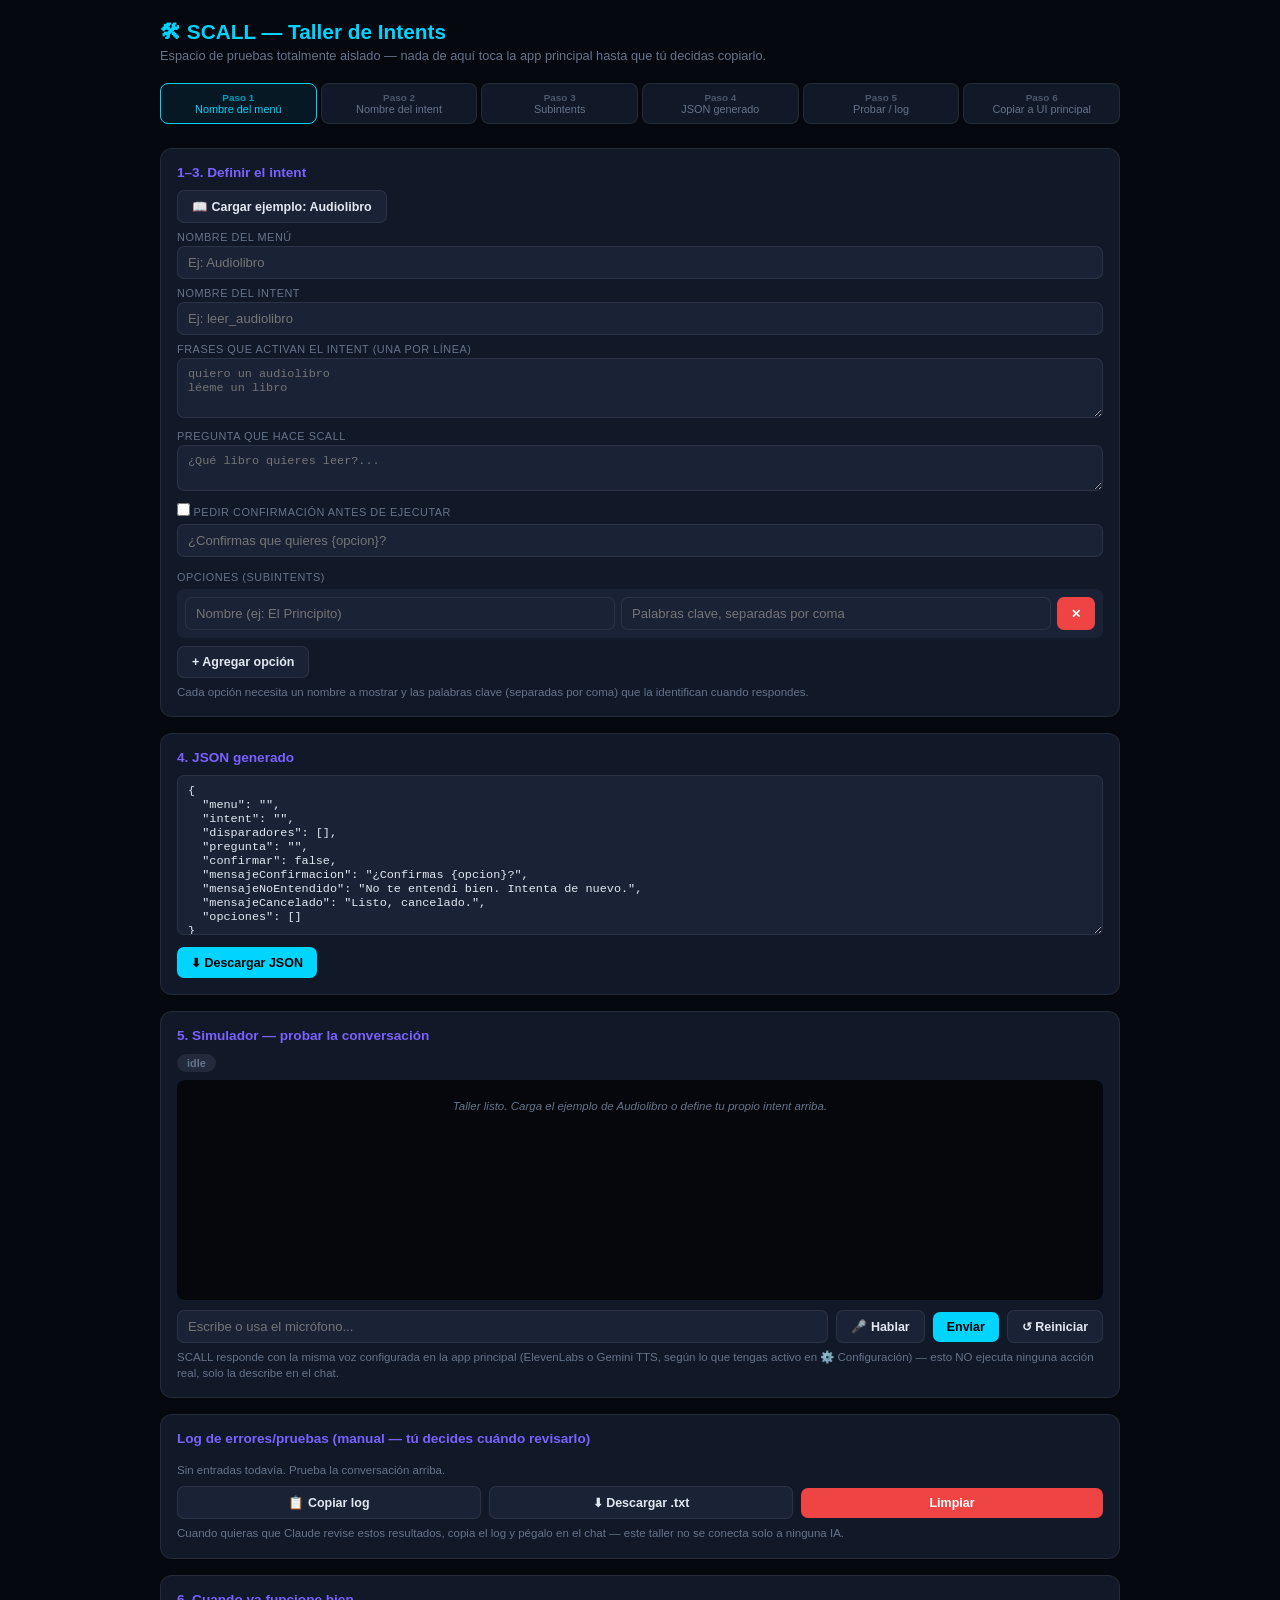
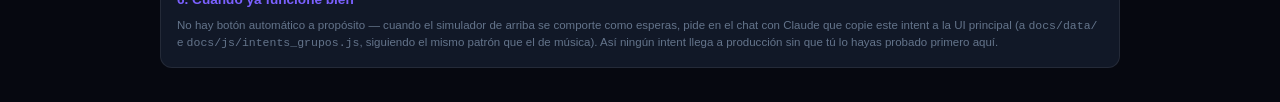
<file: docs/ui/index.html>
<!DOCTYPE html>
<html lang="es">
<head>
<meta charset="UTF-8">
<meta name="viewport" content="width=device-width, initial-scale=1.0">
<title>SCALL · Taller de Intents</title>
<style>
  :root {
    --bg: #060810; --surface: #111827; --surface2: #1a2236;
    --glow: #00d4ff; --glow2: #7b61ff; --text: #e2e8f0; --text-muted: #64748b;
    --green: #10b981; --red: #ef4444; --yellow: #f59e0b;
    --border: rgba(255,255,255,0.08);
  }
  * { box-sizing: border-box; margin: 0; padding: 0; }
  body {
    background: var(--bg); color: var(--text); font-family: 'Segoe UI', sans-serif;
    padding: 20px; max-width: 1000px; margin: 0 auto;
  }
  h1 { font-size: 1.3rem; color: var(--glow); margin-bottom: 4px; }
  .subt { color: var(--text-muted); font-size: .8rem; margin-bottom: 20px; }

  /* Stepper visual */
  .stepper { display: flex; gap: 4px; margin-bottom: 24px; flex-wrap: wrap; }
  .step {
    flex: 1; min-width: 110px; background: var(--surface); border: 1px solid var(--border);
    border-radius: 8px; padding: 8px 10px; font-size: .68rem; color: var(--text-muted);
    text-align: center; transition: all .2s;
  }
  .step.activo { border-color: var(--glow); color: var(--glow); background: rgba(0,212,255,.08); }
  .step.hecho { border-color: var(--green); color: var(--green); }
  .step b { display: block; font-size: .62rem; opacity: .7; }

  .panel {
    background: var(--surface); border: 1px solid var(--border); border-radius: 12px;
    padding: 16px; margin-bottom: 16px;
  }
  .panel h2 { font-size: .85rem; color: var(--glow2); margin-bottom: 10px; }
  label { font-size: .68rem; color: var(--text-muted); text-transform: uppercase; letter-spacing: .05em; display: block; margin: 8px 0 3px; }
  input[type=text], textarea, select {
    width: 100%; background: var(--surface2); border: 1px solid var(--border); color: var(--text);
    padding: 8px 10px; border-radius: 7px; font-size: .82rem; font-family: inherit;
  }
  textarea { resize: vertical; font-family: monospace; font-size: .74rem; }
  .row { display: flex; gap: 8px; align-items: center; }
  .row > * { flex: 1; }
  .btn {
    background: var(--glow); color: #000; border: none; padding: 8px 14px; border-radius: 7px;
    cursor: pointer; font-weight: 600; font-size: .78rem;
  }
  .btn.secundario { background: var(--surface2); color: var(--text); border: 1px solid var(--border); }
  .btn.peligro { background: var(--red); color: #fff; }
  .btn:hover { filter: brightness(1.1); }
  .opciones-tabla { display: flex; flex-direction: column; gap: 6px; margin-top: 6px; }
  .opcion-fila { display: flex; gap: 6px; background: var(--surface2); padding: 8px; border-radius: 7px; }
  .opcion-fila input { flex: 1; }
  .opcion-fila button { flex: 0 0 auto; }

  #jsonPreview { min-height: 160px; }

  /* Simulador de chat */
  #chatLog { min-height: 220px; max-height: 320px; overflow-y: auto; display: flex; flex-direction: column; gap: 8px; padding: 10px; background: #05070d; border-radius: 8px; margin-bottom: 10px; }
  .msg { max-width: 80%; padding: 8px 12px; border-radius: 10px; font-size: .82rem; line-height: 1.4; }
  .msg.user { align-self: flex-end; background: rgba(0,212,255,.15); border: 1px solid rgba(0,212,255,.3); }
  .msg.scall { align-self: flex-start; background: rgba(123,97,255,.15); border: 1px solid rgba(123,97,255,.3); }
  .msg.sistema { align-self: center; background: transparent; color: var(--text-muted); font-style: italic; font-size: .72rem; }
  .estado-badge { display: inline-block; padding: 3px 10px; border-radius: 20px; font-size: .68rem; font-weight: 700; margin-bottom: 8px; }
  .estado-badge.idle { background: rgba(100,116,139,.2); color: var(--text-muted); }
  .estado-badge.preguntando { background: rgba(245,158,11,.2); color: var(--yellow); }
  .estado-badge.confirmando { background: rgba(0,212,255,.2); color: var(--glow); }

  /* Log de errores */
  #logLista { max-height: 200px; overflow-y: auto; display: flex; flex-direction: column; gap: 4px; }
  .log-item { font-size: .74rem; padding: 6px 9px; border-radius: 6px; border-left: 3px solid var(--text-muted); background: var(--surface2); }
  .log-item.error { border-color: var(--red); }
  .log-item.warn { border-color: var(--yellow); }
  .log-item.ok { border-color: var(--green); }
  .log-item small { color: var(--text-muted); display: block; margin-top: 2px; }

  .hint { font-size: .72rem; color: var(--text-muted); margin-top: 6px; line-height: 1.4; }
</style>
</head>
<body>

  <h1>🛠 SCALL — Taller de Intents</h1>
  <p class="subt">Espacio de pruebas totalmente aislado — nada de aquí toca la app principal hasta que tú decidas copiarlo.</p>

  <div class="stepper">
    <div class="step" data-paso="1"><b>Paso 1</b>Nombre del menú</div>
    <div class="step" data-paso="2"><b>Paso 2</b>Nombre del intent</div>
    <div class="step" data-paso="3"><b>Paso 3</b>Subintents</div>
    <div class="step" data-paso="4"><b>Paso 4</b>JSON generado</div>
    <div class="step" data-paso="5"><b>Paso 5</b>Probar / log</div>
    <div class="step" data-paso="6"><b>Paso 6</b>Copiar a UI principal</div>
  </div>

  <div class="panel">
    <h2>1–3. Definir el intent</h2>
    <button class="btn secundario" onclick="cargarEjemploAudiolibro()">📖 Cargar ejemplo: Audiolibro</button>

    <label>Nombre del menú</label>
    <input type="text" id="campoMenu" placeholder="Ej: Audiolibro" oninput="actualizarTodo()">

    <label>Nombre del intent</label>
    <input type="text" id="campoIntent" placeholder="Ej: leer_audiolibro" oninput="actualizarTodo()">

    <label>Frases que activan el intent (una por línea)</label>
    <textarea id="campoDisparadores" rows="3" placeholder="quiero un audiolibro&#10;léeme un libro" oninput="actualizarTodo()"></textarea>

    <label>Pregunta que hace SCALL</label>
    <textarea id="campoPregunta" rows="2" placeholder="¿Qué libro quieres leer?..." oninput="actualizarTodo()"></textarea>

    <div class="row" style="margin-top:8px;align-items:center;">
      <label style="margin:0;flex:0 0 auto;"><input type="checkbox" id="campoConfirmar" onchange="actualizarTodo()" style="width:auto;"> Pedir confirmación antes de ejecutar</label>
    </div>
    <input type="text" id="campoMsgConfirmacion" placeholder="¿Confirmas que quieres {opcion}?" oninput="actualizarTodo()" style="margin-top:6px;">

    <label style="margin-top:14px;">Opciones (subintents)</label>
    <div class="opciones-tabla" id="opcionesTabla"></div>
    <button class="btn secundario" style="margin-top:8px;" onclick="agregarOpcion()">+ Agregar opción</button>
    <p class="hint">Cada opción necesita un nombre a mostrar y las palabras clave (separadas por coma) que la identifican cuando respondes.</p>
  </div>

  <div class="panel">
    <h2>4. JSON generado</h2>
    <textarea id="jsonPreview" readonly></textarea>
    <button class="btn" style="margin-top:8px;" onclick="descargarJson()">⬇ Descargar JSON</button>
  </div>

  <div class="panel">
    <h2>5. Simulador — probar la conversación</h2>
    <span class="estado-badge idle" id="estadoBadge">idle</span>
    <div id="chatLog"></div>
    <div class="row">
      <input type="text" id="inputSimulado" placeholder="Escribe o usa el micrófono..." onkeydown="if(event.key==='Enter') enviarMensaje();">
      <button class="btn secundario" id="btnMicrofono" style="flex:0 0 auto;" onclick="iniciarEscucha()">🎤 Hablar</button>
      <button class="btn" style="flex:0 0 auto;" onclick="enviarMensaje()">Enviar</button>
      <button class="btn secundario" style="flex:0 0 auto;" onclick="reiniciarSimulador()">↺ Reiniciar</button>
    </div>
    <p class="hint">SCALL responde con la misma voz configurada en la app principal (ElevenLabs o Gemini TTS, según lo que tengas activo en ⚙️ Configuración) — esto NO ejecuta ninguna acción real, solo la describe en el chat.</p>
  </div>

  <div class="panel">
    <h2>Log de errores/pruebas (manual — tú decides cuándo revisarlo)</h2>
    <div id="logLista"></div>
    <div class="row" style="margin-top:8px;">
      <button class="btn secundario" onclick="copiarLog()">📋 Copiar log</button>
      <button class="btn secundario" onclick="descargarLog()">⬇ Descargar .txt</button>
      <button class="btn peligro" onclick="limpiarLog()">Limpiar</button>
    </div>
    <p class="hint">Cuando quieras que Claude revise estos resultados, copia el log y pégalo en el chat — este taller no se conecta solo a ninguna IA.</p>
  </div>

  <div class="panel">
    <h2>6. Cuando ya funcione bien</h2>
    <p class="hint">No hay botón automático a propósito — cuando el simulador de arriba se comporte como esperas, pide en el chat con Claude que copie este intent a la UI principal (a <code>docs/data/</code> e <code>docs/js/intents_grupos.js</code>, siguiendo el mismo patrón que el de música). Así ningún intent llega a producción sin que tú lo hayas probado primero aquí.</p>
  </div>

<script src="../js/tts_elevenlabs.js"></script>
<script>
// ── Compatibilidad con tts_elevenlabs.js (misma lógica que app.js, sin cargar todo app.js) ──
function getApiKey() {
  var fromLocal = localStorage.getItem('geminiApiKey');
  return (fromLocal && fromLocal.trim() !== '') ? fromLocal.trim() : '';
}

// ── Micrófono — reconocimiento de voz real (Web Speech API) ──
var reconocimientoVoz = null;
var microfonoActivo = false;

function iniciarEscucha() {
  var SR = window.SpeechRecognition || window.webkitSpeechRecognition;
  if (!SR) {
    alert('Este navegador no soporta reconocimiento de voz. Prueba en Chrome.');
    return;
  }
  if (microfonoActivo) { detenerEscucha(); return; }

  reconocimientoVoz = new SR();
  reconocimientoVoz.lang = 'es-CO';
  reconocimientoVoz.continuous = false;
  reconocimientoVoz.interimResults = false;

  reconocimientoVoz.onstart = function() {
    microfonoActivo = true;
    actualizarBotonMic();
    agregarMensaje('sistema', '🎤 Escuchando...');
  };

  reconocimientoVoz.onresult = function(event) {
    var texto = event.results[0][0].transcript;
    document.getElementById('inputSimulado').value = texto;
    enviarMensaje();
  };

  reconocimientoVoz.onerror = function(event) {
    agregarMensaje('sistema', '❌ Error del micrófono: ' + event.error);
    registrarLog('warn', 'Error de reconocimiento de voz: ' + event.error);
  };

  reconocimientoVoz.onend = function() {
    microfonoActivo = false;
    actualizarBotonMic();
  };

  reconocimientoVoz.start();
}

function detenerEscucha() {
  if (reconocimientoVoz) reconocimientoVoz.stop();
  microfonoActivo = false;
  actualizarBotonMic();
}

function actualizarBotonMic() {
  var btn = document.getElementById('btnMicrofono');
  if (!btn) return;
  btn.textContent = microfonoActivo ? '⏹ Detener' : '🎤 Hablar';
  btn.style.background = microfonoActivo ? 'var(--red)' : '';
}

// ── Estado del taller ──
var borrador = null;
var estado = 'idle'; // idle | preguntando | confirmando
var opcionElegida = null;
var logEntradas = [];

function normalizar(s) {
  return (s || '').toLowerCase().trim();
}

// ── Construir el borrador desde el formulario ──
function construirBorradorDesdeForm() {
  var opciones = [];
  document.querySelectorAll('.opcion-fila').forEach(function(fila) {
    var nombre = fila.querySelector('.opcion-nombre').value.trim();
    var palabrasTxt = fila.querySelector('.opcion-palabras').value.trim();
    if (!nombre) return;
    opciones.push({
      id: normalizar(nombre).replace(/\s+/g, '_'),
      nombre: nombre,
      palabras: palabrasTxt.split(',').map(function(p){ return normalizar(p); }).filter(Boolean)
    });
  });

  return {
    menu: document.getElementById('campoMenu').value.trim(),
    intent: document.getElementById('campoIntent').value.trim(),
    disparadores: document.getElementById('campoDisparadores').value.split('\n').map(normalizar).filter(Boolean),
    pregunta: document.getElementById('campoPregunta').value.trim(),
    confirmar: document.getElementById('campoConfirmar').checked,
    mensajeConfirmacion: document.getElementById('campoMsgConfirmacion').value.trim() || '¿Confirmas {opcion}?',
    mensajeNoEntendido: 'No te entendí bien. Intenta de nuevo.',
    mensajeCancelado: 'Listo, cancelado.',
    opciones: opciones
  };
}

function actualizarTodo() {
  borrador = construirBorradorDesdeForm();
  actualizarJsonPreview();
  actualizarStepper();
}

function actualizarJsonPreview() {
  document.getElementById('jsonPreview').value = JSON.stringify(borrador, null, 2);
}

function actualizarStepper() {
  var pasos = document.querySelectorAll('.step');
  pasos.forEach(function(p){ p.classList.remove('activo', 'hecho'); });
  var completado = [
    !!borrador.menu,
    !!borrador.intent,
    borrador.opciones.length > 0,
    !!borrador.menu && !!borrador.intent && borrador.opciones.length > 0,
    logEntradas.some(function(l){ return l.tipo === 'ok'; }),
    false
  ];
  for (var i = 0; i < pasos.length; i++) {
    if (completado[i]) pasos[i].classList.add('hecho');
  }
  var siguiente = completado.indexOf(false);
  if (siguiente >= 0 && pasos[siguiente]) pasos[siguiente].classList.add('activo');
}

// ── Opciones dinámicas ──
function agregarOpcion(nombre, palabras) {
  var cont = document.getElementById('opcionesTabla');
  var fila = document.createElement('div');
  fila.className = 'opcion-fila';
  fila.innerHTML =
    '<input type="text" class="opcion-nombre" placeholder="Nombre (ej: El Principito)" value="' + (nombre||'') + '" oninput="actualizarTodo()">' +
    '<input type="text" class="opcion-palabras" placeholder="Palabras clave, separadas por coma" value="' + (palabras||'') + '" oninput="actualizarTodo()">' +
    '<button class="btn peligro" onclick="this.parentElement.remove(); actualizarTodo();">✕</button>';
  cont.appendChild(fila);
}

function limpiarOpciones() {
  document.getElementById('opcionesTabla').innerHTML = '';
}

// ── Ejemplo precargado: Audiolibro ──
function cargarEjemploAudiolibro() {
  document.getElementById('campoMenu').value = 'Audiolibro';
  document.getElementById('campoIntent').value = 'leer_audiolibro';
  document.getElementById('campoDisparadores').value = 'quiero un audiolibro\nléeme un libro\npon un audiolibro\nlee un audiolibro';
  document.getElementById('campoPregunta').value = '¿Qué libro quieres leer? Puedo leerte: El Principito, Cien años de soledad, o Don Quijote.';
  document.getElementById('campoConfirmar').checked = true;
  document.getElementById('campoMsgConfirmacion').value = '¿Confirmas que quieres que te lea {opcion}?';
  limpiarOpciones();
  agregarOpcion('El Principito', 'principito');
  agregarOpcion('Cien años de soledad', 'cien años, cien anos, soledad, garcia marquez, gabo');
  agregarOpcion('Don Quijote', 'quijote, quijano');
  actualizarTodo();
  reiniciarSimulador();
}

// ── Simulador de conversación ──
function agregarMensaje(tipo, texto) {
  var log = document.getElementById('chatLog');
  var div = document.createElement('div');
  div.className = 'msg ' + tipo;
  div.textContent = texto;
  log.appendChild(div);
  log.scrollTop = log.scrollHeight;

  if (tipo === 'scall' && typeof encolarVoz === 'function') {
    encolarVoz(texto);
  }
}

function actualizarBadgeEstado() {
  var badge = document.getElementById('estadoBadge');
  badge.className = 'estado-badge ' + estado;
  badge.textContent = estado;
}

function registrarLog(tipo, mensaje) {
  logEntradas.push({ tipo: tipo, mensaje: mensaje, ts: new Date().toLocaleTimeString('es-CO') });
  renderLog();
  actualizarStepper();
}

function renderLog() {
  var cont = document.getElementById('logLista');
  if (!logEntradas.length) {
    cont.innerHTML = '<p class="hint">Sin entradas todavía. Prueba la conversación arriba.</p>';
    return;
  }
  cont.innerHTML = logEntradas.slice().reverse().map(function(l) {
    return '<div class="log-item ' + l.tipo + '">' + l.mensaje + '<small>' + l.ts + '</small></div>';
  }).join('');
}

function enviarMensaje() {
  var input = document.getElementById('inputSimulado');
  var texto = input.value.trim();
  if (!texto || !borrador) return;
  agregarMensaje('user', texto);
  input.value = '';
  procesarTexto(texto);
}

function procesarTexto(texto) {
  var c = normalizar(texto);
  try {
    if (estado === 'confirmando') {
      if (c.indexOf('si') !== -1 || c.indexOf('sí') !== -1 || c.indexOf('confirmo') !== -1 || c.indexOf('claro') !== -1) {
        ejecutarAccion(opcionElegida);
      } else if (c.indexOf('no') !== -1 || c.indexOf('cancela') !== -1) {
        agregarMensaje('scall', borrador.mensajeCancelado);
        registrarLog('ok', 'Confirmación rechazada correctamente (flujo de cancelar funciona)');
        resetEstado();
      } else {
        agregarMensaje('scall', 'Responde sí o no, por favor.');
      }
      return;
    }

    if (estado === 'preguntando') {
      var opcion = borrador.opciones.filter(function(o) {
        return o.palabras.some(function(p) { return c.indexOf(p) !== -1; });
      })[0];
      if (!opcion) {
        agregarMensaje('scall', borrador.mensajeNoEntendido);
        registrarLog('warn', 'No matcheó ninguna opción con: "' + texto + '"');
        return;
      }
      opcionElegida = opcion;
      if (borrador.confirmar) {
        estado = 'confirmando';
        agregarMensaje('scall', borrador.mensajeConfirmacion.replace('{opcion}', opcion.nombre));
      } else {
        ejecutarAccion(opcion);
      }
      actualizarBadgeEstado();
      return;
    }

    // idle: buscar disparador
    var disparo = borrador.disparadores.some(function(d) { return c.indexOf(d) !== -1; });
    if (disparo) {
      estado = 'preguntando';
      agregarMensaje('scall', borrador.pregunta);
      actualizarBadgeEstado();
    } else {
      agregarMensaje('sistema', '(esta frase no activa el intent — en la app real, otro intent la manejaría)');
    }
  } catch (e) {
    registrarLog('error', 'Excepción: ' + e.message);
    agregarMensaje('sistema', '❌ Error: ' + e.message);
  }
}

function ejecutarAccion(opcion) {
  agregarMensaje('scall', '🔊 Ejecutando: leyendo "' + opcion.nombre + '"... (simulacro — aquí iría la narración real, ej. encolarVoz de tts_elevenlabs.js)');
  registrarLog('ok', 'Acción ejecutada correctamente: ' + opcion.id);
  resetEstado();
}

function resetEstado() {
  estado = 'idle';
  opcionElegida = null;
  actualizarBadgeEstado();
}

function reiniciarSimulador() {
  document.getElementById('chatLog').innerHTML = '';
  resetEstado();
  agregarMensaje('sistema', 'Simulador reiniciado. Prueba diciendo: "' + (borrador && borrador.disparadores[0] || 'quiero un audiolibro') + '"');
}

// ── Log: copiar / descargar / limpiar ──
function copiarLog() {
  var texto = logEntradas.map(function(l){ return '[' + l.ts + '] (' + l.tipo + ') ' + l.mensaje; }).join('\n');
  navigator.clipboard.writeText(texto || '(log vacío)').then(function() {
    alert('Log copiado al portapapeles.');
  });
}

function descargarLog() {
  var texto = logEntradas.map(function(l){ return '[' + l.ts + '] (' + l.tipo + ') ' + l.mensaje; }).join('\n');
  var blob = new Blob([texto || '(log vacío)'], { type: 'text/plain' });
  var a = document.createElement('a');
  a.href = URL.createObjectURL(blob);
  a.download = 'taller_intents_log_' + Date.now() + '.txt';
  a.click();
}

function limpiarLog() {
  if (!confirm('¿Borrar el log de pruebas?')) return;
  logEntradas = [];
  renderLog();
  actualizarStepper();
}

function descargarJson() {
  if (!borrador || !borrador.intent) { alert('Completa al menos el nombre del intent primero.'); return; }
  var blob = new Blob([JSON.stringify(borrador, null, 2)], { type: 'application/json' });
  var a = document.createElement('a');
  a.href = URL.createObjectURL(blob);
  a.download = 'intents_' + borrador.intent + '.json';
  a.click();
}

// ── Inicio ──
agregarOpcion();
borrador = construirBorradorDesdeForm();
actualizarJsonPreview();
actualizarStepper();
renderLog();
agregarMensaje('sistema', 'Taller listo. Carga el ejemplo de Audiolibro o define tu propio intent arriba.');
</script>
</body>
</html>
</file>
